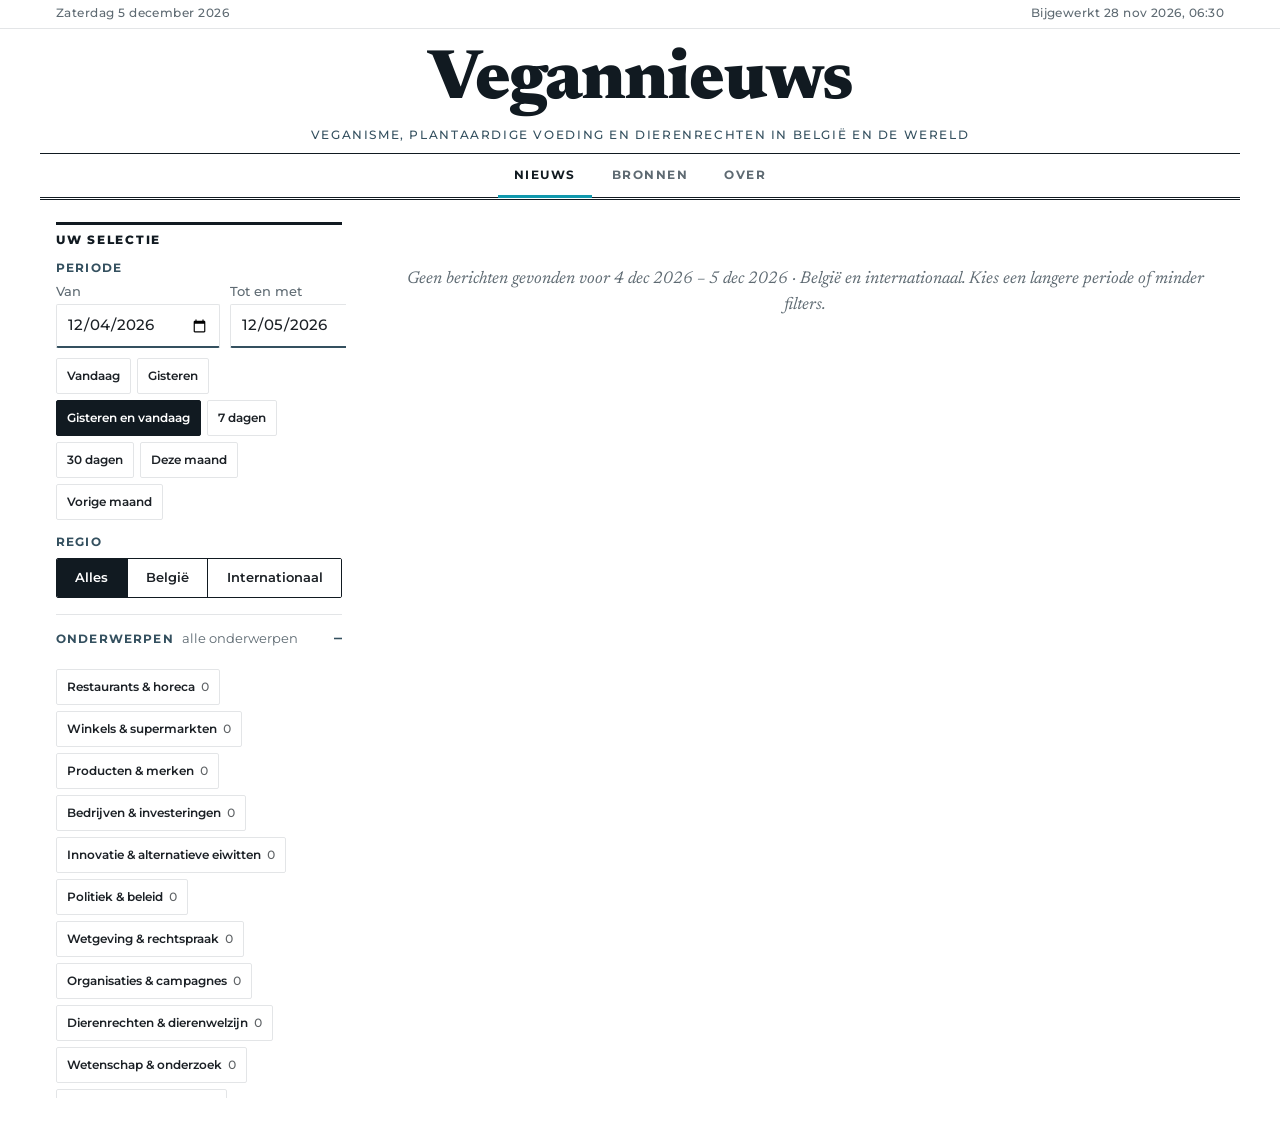
<file: site/index.html>
<!doctype html>
<html lang="nl">
<head>
  <meta charset="utf-8">
  <meta name="viewport" content="width=device-width, initial-scale=1, viewport-fit=cover">
  <title>Vegannieuws</title>
  <meta name="description" content="Overzicht van nationaal en internationaal nieuws over veganisme, met bronvermelding.">
  <meta name="theme-color" content="#ffffff" media="(prefers-color-scheme: light)">
  <meta name="theme-color" content="#0f1316" media="(prefers-color-scheme: dark)">
  <link rel="icon" href="icon.svg" type="image/svg+xml">
  <link rel="manifest" href="manifest.webmanifest">
  <link rel="preload" href="fonts/newsreader-latin-wght-normal.woff2" as="font" type="font/woff2" crossorigin>
  <link rel="preload" href="fonts/montserrat-latin-wght-normal.woff2" as="font" type="font/woff2" crossorigin>
  <link rel="stylesheet" href="style.css">
  <script src="app.js" defer></script>
</head>
<body>
  <header class="kop">
    <div class="balk">
      <div class="binnen">
        <span id="datumregel"></span>
        <span id="bijgewerkt">Gegevens laden…</span>
      </div>
    </div>
    <div class="binnen titelblok">
      <p class="woordmerk"><a href="./">Vegannieuws</a></p>
      <p class="ondertitel">Veganisme, plantaardige voeding en dierenrechten in België en de wereld</p>
    </div>
    <nav class="tabs binnen" aria-label="Onderdelen">
      <button type="button" class="tab" data-tab="nieuws" aria-selected="true">Nieuws</button>
      <button type="button" class="tab" data-tab="bronnen" aria-selected="false">Bronnen</button>
      <button type="button" class="tab" data-tab="info" aria-selected="false">Over</button>
    </nav>
  </header>

  <main class="binnen">
    <section id="paneel-nieuws" class="paneel nieuws-raster">
      <form id="filters" class="filters" autocomplete="off" aria-label="Selectie">
        <h2 class="rubriek">Uw selectie</h2>
        <fieldset>
          <legend>Periode</legend>
          <div class="datums">
            <label>Van <input type="date" id="van" required></label>
            <label>Tot en met <input type="date" id="tot" required></label>
          </div>
          <div class="snel" id="snelkeuze">
            <button type="button" data-snel="vandaag">Vandaag</button>
            <button type="button" data-snel="gisteren">Gisteren</button>
            <button type="button" data-snel="2d">Gisteren en vandaag</button>
            <button type="button" data-snel="7d">7 dagen</button>
            <button type="button" data-snel="30d">30 dagen</button>
            <button type="button" data-snel="maand">Deze maand</button>
            <button type="button" data-snel="vorigemaand">Vorige maand</button>
          </div>
        </fieldset>

        <fieldset>
          <legend>Regio</legend>
          <div class="segment" role="radiogroup" aria-label="Regio">
            <label><input type="radio" name="regio" value="" checked><span>Alles</span></label>
            <label><input type="radio" name="regio" value="BE"><span>België</span></label>
            <label><input type="radio" name="regio" value="INT"><span>Internationaal</span></label>
          </div>
        </fieldset>

        <details class="blok" id="onderwerpen-blok">
          <summary><span class="legende">Onderwerpen</span> <span class="hint" id="onderwerp-samenvatting">alle onderwerpen</span></summary>
          <div class="chips" id="onderwerpen" aria-label="Onderwerpen (niets gekozen = alle)"></div>
          <div class="chip-acties">
            <button type="button" class="link" id="alle-onderwerpen">Alles wissen</button>
          </div>
        </details>

        <details class="blok meer">
          <summary><span class="legende">Meer filters</span></summary>
          <div class="raster">
            <label>Zoekwoord
              <input type="search" id="zoek" placeholder="bv. Gent, Alpro, kweekvlees">
            </label>
            <label>Gebeurtenis
              <select id="gebeurtenis">
                <option value="">Alle berichten</option>
              </select>
            </label>
            <label>Soort bron
              <select id="relatie">
                <option value="">Alle bronnen</option>
                <option value="primair">Enkel primaire bronnen (organisatie, bedrijf, persoon zelf)</option>
                <option value="secundair">Enkel media en zoekresultaten</option>
                <option value="sociaal">Enkel posts op Instagram en Facebook</option>
              </select>
            </label>
            <label>Ordenen per
              <select id="groep">
                <option value="dag">Dag</option>
                <option value="onderwerp">Onderwerp</option>
                <option value="regio">Regio</option>
                <option value="geen">Geen (enkel op datum)</option>
              </select>
            </label>
          </div>
          <label class="vink"><input type="checkbox" id="ook-irrelevant"> Ook berichten tonen die (nog) niet als vegan-gerelateerd bevestigd zijn</label>
        </details>

        <button type="submit" class="hoofdknop">Geef mij het nieuws</button>
      </form>

      <div id="resultaat" class="resultaat" aria-live="polite"></div>
    </section>

    <section id="paneel-bronnen" class="paneel" hidden>
      <div class="pagina-kop">
        <h2 class="rubriek">Bronnenregister</h2>
        <p id="bronnen-samenvatting" class="gedempt"></p>
        <div class="beheer-blok">
          <div id="beheer-uit">
            <button type="button" class="link" id="beheer-aan">Inloggen als beheerder</button>
          </div>
          <div id="beheer-in" hidden>
            <p>Bronnen beheer je op GitHub: daar log je in met je GitHub-account. Enkel het account van de eigenaar kan bronnen toevoegen, wijzigen of verwijderen. Aanvragen van andere accounts worden automatisch geweigerd.</p>
            <div class="knoppen" id="bronnen-knoppen"></div>
            <button type="button" class="link" id="beheer-af">Afmelden</button>
          </div>
        </div>
        <label class="zoekveld">Zoek in de bronnen <input type="search" id="bronnen-zoek" placeholder="naam, land, soort…"></label>
      </div>
      <div id="bronnen-lijst" class="bronnen-lijst"></div>
    </section>

    <section id="paneel-info" class="paneel" hidden>
      <article class="tekst">
        <h2 class="rubriek">Over Vegannieuws</h2>
        <p class="intro">Elke ochtend verzamelt een GitHub Action het nieuws uit het bronnenregister. Het register bevat:</p>
        <ul>
          <li>websites en blogs, via hun RSS-feed;</li>
          <li>accounts op Bluesky, Mastodon en YouTube;</li>
          <li>zoekopdrachten in Google Nieuws, die ook kleine en regionale media vinden;</li>
          <li>zelf gekozen Instagram-accounts van zaken en organisaties, via de officiële Instagram-API;</li>
          <li>openbare posts op Instagram en Facebook die Google Nieuws vindt;</li>
          <li>nieuwe studies in PubMed.</li>
        </ul>
        <p>Elk bericht wordt bewaard in een archief, zodat je later elke periode kunt opvragen. Daarna gebeurt het volgende:</p>
        <ol>
          <li><strong>Selectie.</strong> Bij algemene bronnen blijven enkel berichten over veganisme, plantaardige voeding of dierenrechten over, op basis van trefwoorden. Posts op Instagram en Facebook blijven enkel als het taalmodel er nieuws over België in vindt, zoals een opening, een nieuw product of een evenement.</li>
          <li><strong>Ontdubbeling.</strong> Hetzelfde artikel uit meerdere media wordt één bericht met meerdere bronnen. Is de organisatie of het bedrijf zelf ook een bron, dan wordt die de hoofdbron.</li>
          <li><strong>Vertaling en indeling.</strong> Een taalmodel (Claude Haiku van Anthropic, met het gratis Google Gemini als reserve) doet per bericht het volgende:
            <ul>
              <li>het schrijft een kernzin in het Nederlands;</li>
              <li>het vertaalt titels die niet in het Nederlands of Engels zijn;</li>
              <li>het bepaalt onderwerp, land en plaats;</li>
              <li>het beoordeelt of veganisme, plantaardige voeding of dierenwelzijn de kern van het bericht is. Komt het onderwerp enkel terloops voor, zoals bij een gewoon restaurant met ook vegan gerechten, dan verschijnt het bericht niet.</li>
            </ul>
            Zonder taalmodel gebeurt de indeling met trefwoorden en plaatsnamenlijsten, en worden titels vertaald via MyMemory (beperkt aantal per dag). Zo'n bericht krijgt het label <em>ingedeeld via trefwoorden</em>.</li>
          <li><strong>Verhalen.</strong> Berichten van verschillende media en in verschillende talen over hetzelfde nieuws staan samen onder één Nederlandse kop, met alle bronnen eronder. Berichten met gelijkaardige kernzinnen vormen kandidaten; het taalmodel beslist welke samenhoren en schrijft de kop.</li>
        </ol>
        <h3>Betrouwbaarheid</h3>
        <ul>
          <li>Elk bericht linkt naar de oorspronkelijke bron. Controleer belangrijke informatie altijd daar: vertalingen, kernzinnen en koppen zijn automatisch gemaakt.</li>
          <li><strong>Primaire bron</strong> = de organisatie, het bedrijf, de persoon of de onderzoekers zelf. <strong>Secundaire bron</strong> = een medium dat erover bericht.</li>
          <li>De datum is de publicatiedatum volgens de bron, in Belgische tijd. Ontbreekt die, dan geldt de datum van ophalen.</li>
          <li>Nationaal = het bericht gaat over België. Dat volgt uit een vermelde plaats, een gewest of een Belgische instelling, of uit een Belgische bron zonder buitenlandse plaats.</li>
          <li>Websites zonder eigen RSS-feed worden gevolgd via Google Nieuws (zoekopdracht <em>site:domein</em>). De bronnenpagina vermeldt dat.</li>
          <li>Posts van zelf gekozen Instagram-accounts linken rechtstreeks naar de post. Posts die Google Nieuws vindt, linken via Google Nieuws; Google vindt niet elke post. Stories en posts van privé-accounts zijn niet zichtbaar.</li>
          <li>De berichten blijven eigendom van hun bronnen. Het overzicht toont enkel titels, korte samenvattingen en links.</li>
        </ul>
        <h3>Laatste verzamelrun</h3>
        <div id="run-info" class="gedempt">–</div>
        <h3>Zelf aanpassen</h3>
        <p id="info-beheer-uit" class="gedempt">Na <em>Inloggen als beheerder</em> (tabblad Bronnen) verschijnen hier de links naar de instellingen.</p>
        <div class="knoppen" id="info-knoppen" hidden></div>
      </article>
    </section>
  </main>

  <template id="tpl-bericht">
    <article class="artikel">
      <p class="kicker"></p>
      <h3 class="kop-artikel"></h3>
      <p class="inleiding"></p>
      <p class="bronregel"></p>
      <div class="links"></div>
    </article>
  </template>
</body>
</html>
</file>
<file: site/style.css>
/* Vegannieuws: opmaak als een kwaliteitskrant: zwarte inkt op wit papier, één petrolblauwe accentkleur.
   Lettertypes (SIL Open Font License, zie fonts/): Newsreader voor koppen en lopende tekst,
   Montserrat voor rubrieken, labels en formulieren. */

@font-face {
  font-family: "Newsreader";
  font-style: normal;
  font-weight: 200 800;
  font-display: swap;
  src: url(fonts/newsreader-latin-wght-normal.woff2) format("woff2");
  unicode-range: U+0000-00FF, U+0131, U+0152-0153, U+02BB-02BC, U+02C6, U+02DA, U+02DC, U+0304, U+0308, U+0329, U+2000-206F, U+20AC, U+2122, U+2191, U+2193, U+2212, U+2215, U+FEFF, U+FFFD;
}
@font-face {
  font-family: "Newsreader";
  font-style: normal;
  font-weight: 200 800;
  font-display: swap;
  src: url(fonts/newsreader-latin-ext-wght-normal.woff2) format("woff2");
  unicode-range: U+0100-02BA, U+02BD-02C5, U+02C7-02CC, U+02CE-02D7, U+02DD-02FF, U+0304, U+0308, U+0329, U+1D00-1DBF, U+1E00-1E9F, U+1EF2-1EFF, U+2020, U+20A0-20AB, U+20AD-20C0, U+2113, U+2C60-2C7F, U+A720-A7FF;
}
@font-face {
  font-family: "Newsreader";
  font-style: italic;
  font-weight: 200 800;
  font-display: swap;
  src: url(fonts/newsreader-latin-wght-italic.woff2) format("woff2");
  unicode-range: U+0000-00FF, U+0131, U+0152-0153, U+02BB-02BC, U+02C6, U+02DA, U+02DC, U+0304, U+0308, U+0329, U+2000-206F, U+20AC, U+2122, U+2191, U+2193, U+2212, U+2215, U+FEFF, U+FFFD;
}
@font-face {
  font-family: "Newsreader";
  font-style: italic;
  font-weight: 200 800;
  font-display: swap;
  src: url(fonts/newsreader-latin-ext-wght-italic.woff2) format("woff2");
  unicode-range: U+0100-02BA, U+02BD-02C5, U+02C7-02CC, U+02CE-02D7, U+02DD-02FF, U+0304, U+0308, U+0329, U+1D00-1DBF, U+1E00-1E9F, U+1EF2-1EFF, U+2020, U+20A0-20AB, U+20AD-20C0, U+2113, U+2C60-2C7F, U+A720-A7FF;
}
@font-face {
  font-family: "Montserrat";
  font-style: normal;
  font-weight: 100 900;
  font-display: swap;
  src: url(fonts/montserrat-latin-wght-normal.woff2) format("woff2");
  unicode-range: U+0000-00FF, U+0131, U+0152-0153, U+02BB-02BC, U+02C6, U+02DA, U+02DC, U+0304, U+0308, U+0329, U+2000-206F, U+20AC, U+2122, U+2191, U+2193, U+2212, U+2215, U+FEFF, U+FFFD;
}
@font-face {
  font-family: "Montserrat";
  font-style: normal;
  font-weight: 100 900;
  font-display: swap;
  src: url(fonts/montserrat-latin-ext-wght-normal.woff2) format("woff2");
  unicode-range: U+0100-02BA, U+02BD-02C5, U+02C7-02CC, U+02CE-02D7, U+02DD-02FF, U+0304, U+0308, U+0329, U+1D00-1DBF, U+1E00-1E9F, U+1EF2-1EFF, U+2020, U+20A0-20AB, U+20AD-20C0, U+2113, U+2C60-2C7F, U+A720-A7FF;
}

:root {
  --papier: #ffffff;
  --papier-2: #f5f6f7;
  --inkt: #1c2126;
  --kop: #111a21;
  --vlak: #111a21;
  --vlak-tekst: #ffffff;
  --accent: #1098ad;
  --accent-tekst: #0b7285;
  --blauw: #34505f;
  --gedempt: #5e6a72;
  --lijn: #e3e5e7;
  --lijn-sterk: #111a21;
  --groen: #2f7a4f;
  --groen-zacht: #e6f2ea;
  --rood: #a3372a;
  --rood-zacht: #f8e6e3;
  --accent-zacht: #e3f4f6;
  --waarschuwing: #7a5200;
  --waarschuwing-zacht: #fbf1dc;
  --focus: #1098ad;
  --serif: "Newsreader", Georgia, "Times New Roman", serif;
  --sans: "Montserrat", "Helvetica Neue", Arial, system-ui, sans-serif;
  color-scheme: light;
}

@media (prefers-color-scheme: dark) {
  :root:not([data-theme="light"]) {
    --papier: #0f1316;
    --papier-2: #171d21;
    --inkt: #dde3e7;
    --kop: #f3f5f6;
    --vlak: #e9eef1;
    --vlak-tekst: #0f1316;
    --accent: #2bb3c8;
    --accent-tekst: #5ccbdc;
    --blauw: #a9c1cd;
    --gedempt: #9ba7ae;
    --lijn: #273038;
    --lijn-sterk: #d5dbdf;
    --groen: #84c79d;
    --groen-zacht: #16271d;
    --rood: #f0a196;
    --rood-zacht: #34191a;
    --accent-zacht: #10292e;
    --waarschuwing: #f0c46b;
    --waarschuwing-zacht: #33290f;
    --focus: #5ccbdc;
    color-scheme: dark;
  }
}

:root[data-theme="dark"] {
  --papier: #0f1316;
  --papier-2: #171d21;
  --inkt: #dde3e7;
  --kop: #f3f5f6;
  --vlak: #e9eef1;
  --vlak-tekst: #0f1316;
  --accent: #2bb3c8;
  --accent-tekst: #5ccbdc;
  --blauw: #a9c1cd;
  --gedempt: #9ba7ae;
  --lijn: #273038;
  --lijn-sterk: #d5dbdf;
  --groen: #84c79d;
  --groen-zacht: #16271d;
  --rood: #f0a196;
  --rood-zacht: #34191a;
  --accent-zacht: #10292e;
  --waarschuwing: #f0c46b;
  --waarschuwing-zacht: #33290f;
  --focus: #5ccbdc;
  color-scheme: dark;
}

* { box-sizing: border-box; }

[hidden] { display: none !important; }

html { -webkit-text-size-adjust: 100%; }

body {
  margin: 0;
  background: var(--papier);
  color: var(--inkt);
  font: 400 1.0625rem/1.55 var(--serif);
  font-optical-sizing: auto;
  text-rendering: optimizeLegibility;
}

a { color: var(--accent-tekst); text-underline-offset: 2px; }

:focus-visible { outline: 3px solid var(--focus); outline-offset: 2px; }

.binnen {
  max-width: 1200px;
  margin: 0 auto;
  padding-left: max(16px, env(safe-area-inset-left));
  padding-right: max(16px, env(safe-area-inset-right));
}

/* --- Kop van de krant ------------------------------------------------------------------- */
.balk {
  color: var(--gedempt);
  font: 500 .72rem/1 var(--sans);
  letter-spacing: .04em;
  border-bottom: 1px solid var(--lijn);
}

.balk .binnen {
  display: flex;
  justify-content: space-between;
  gap: 12px;
  padding-top: 8px;
  padding-bottom: 8px;
}

#datumregel::first-letter { text-transform: uppercase; }

.titelblok {
  text-align: center;
  padding-top: 18px;
  padding-bottom: 10px;
}

.woordmerk {
  margin: 0;
  font: 800 clamp(2.4rem, 9vw, 4.4rem)/1 var(--serif);
  letter-spacing: -.025em;
}

.woordmerk a { color: var(--kop); text-decoration: none; }

.ondertitel {
  margin: 10px 0 0;
  font: 500 .72rem/1.4 var(--sans);
  letter-spacing: .14em;
  text-transform: uppercase;
  color: var(--blauw);
}

.tabs {
  display: flex;
  justify-content: center;
  gap: 4px;
  border-top: 1px solid var(--lijn-sterk);
  border-bottom: 3px double var(--lijn-sterk);
}

.tab {
  appearance: none;
  border: 0;
  background: none;
  color: var(--gedempt);
  font: 700 .78rem/1 var(--sans);
  letter-spacing: .12em;
  text-transform: uppercase;
  padding: 13px 16px 11px;
  border-bottom: 3px solid transparent;
  margin-bottom: -1px;
  cursor: pointer;
  min-height: 44px;
}

.tab[aria-selected="true"] { color: var(--kop); border-bottom-color: var(--accent); }

main { padding-top: 22px; padding-bottom: 48px; }

/* --- Rubriekskoppen ---------------------------------------------------------------------- */
.rubriek {
  font: 800 .78rem/1.2 var(--sans);
  letter-spacing: .14em;
  text-transform: uppercase;
  color: var(--kop);
  margin: 0 0 14px;
  padding-top: 8px;
  border-top: 3px solid var(--lijn-sterk);
}

/* --- Selectie ------------------------------------------------------------------------------- */
.nieuws-raster { display: grid; gap: 28px; }

@media (min-width: 1000px) {
  .nieuws-raster { grid-template-columns: 290px minmax(0, 1fr); gap: 40px; align-items: start; }
  .filters { position: sticky; top: 12px; max-height: calc(100vh - 24px); overflow-y: auto; padding-right: 4px; }
}

.filters { font-family: var(--sans); font-size: .9rem; }

fieldset { border: 0; margin: 0 0 16px; padding: 0; min-width: 0; }

legend, .legende {
  font: 700 .72rem/1.2 var(--sans);
  letter-spacing: .1em;
  text-transform: uppercase;
  color: var(--blauw);
  margin-bottom: 8px;
  padding: 0;
}

.hint, .gedempt { color: var(--gedempt); font-weight: 400; }

.hint { font-size: .8rem; }

.datums { display: grid; grid-template-columns: 1fr 1fr; gap: 10px; }

label { display: block; font: 500 .8rem/1.3 var(--sans); color: var(--gedempt); }

input[type="date"], input[type="search"], select {
  display: block;
  width: 100%;
  margin-top: 4px;
  padding: 9px 10px;
  border: 1px solid var(--lijn);
  border-bottom: 2px solid var(--blauw);
  border-radius: 2px;
  background: var(--papier);
  color: var(--inkt);
  font: 500 .92rem/1.2 var(--sans);
  min-height: 44px;
}

.snel, .chips, .knoppen { display: flex; flex-wrap: wrap; gap: 6px; margin-top: 10px; }

.snel button, .chip, .knoppen a, .knoppen button {
  appearance: none;
  border: 1px solid var(--lijn);
  background: var(--papier);
  color: var(--inkt);
  font: 600 .76rem/1.2 var(--sans);
  padding: 7px 10px;
  border-radius: 2px;
  cursor: pointer;
  min-height: 36px;
  text-decoration: none;
  display: inline-flex;
  align-items: center;
  gap: 6px;
}

.snel button:hover, .chip:hover, .knoppen a:hover, .knoppen button:hover { border-color: var(--accent); }

.snel button.actief, .chip[aria-pressed="true"] {
  background: var(--vlak);
  border-color: var(--vlak);
  color: var(--vlak-tekst);
}

.chip .aantal { opacity: .7; font-variant-numeric: tabular-nums; font-weight: 500; }

.chip-acties { margin-top: 6px; }

.link {
  appearance: none;
  border: 0;
  background: none;
  color: var(--accent-tekst);
  font: 600 .8rem/1.2 var(--sans);
  padding: 4px 0;
  cursor: pointer;
  text-decoration: underline;
}

.segment { display: flex; flex-wrap: wrap; border: 1px solid var(--vlak); border-radius: 2px; overflow: hidden; }

.segment label { flex: 1 1 auto; margin: 0; color: var(--inkt); }

.segment input { position: absolute; opacity: 0; pointer-events: none; }

.segment span {
  display: block;
  text-align: center;
  padding: 11px 10px;
  cursor: pointer;
  background: var(--papier);
  border-right: 1px solid var(--vlak);
  font: 600 .82rem/1.2 var(--sans);
}

.segment label:last-child span { border-right: 0; }

.segment input:checked + span { background: var(--vlak); color: var(--vlak-tekst); }

.segment input:focus-visible + span { outline: 3px solid var(--focus); outline-offset: -3px; }

.blok { margin: 0 0 16px; border-top: 1px solid var(--lijn); padding-top: 10px; }

.blok > summary { cursor: pointer; padding: 4px 0; list-style: none; display: flex; align-items: baseline; gap: 8px; }

.blok > summary::-webkit-details-marker { display: none; }

.blok > summary::after { content: "+"; margin-left: auto; font: 700 1rem/1 var(--sans); color: var(--blauw); }

.blok[open] > summary::after { content: "–"; }

.blok > summary .legende { display: inline; }

.raster { display: grid; grid-template-columns: 1fr; gap: 10px; margin: 8px 0; }

@media (min-width: 640px) and (max-width: 999px) {
  .raster { grid-template-columns: 1fr 1fr; }
}

.vink { display: flex; gap: 8px; align-items: flex-start; color: var(--inkt); }

.vink input { margin-top: 2px; width: 18px; height: 18px; accent-color: var(--vlak); }

.hoofdknop {
  width: 100%;
  appearance: none;
  border: 0;
  border-radius: 2px;
  background: var(--vlak);
  color: var(--vlak-tekst);
  font: 800 .85rem/1 var(--sans);
  letter-spacing: .1em;
  text-transform: uppercase;
  padding: 16px;
  cursor: pointer;
  min-height: 50px;
}

.hoofdknop:hover { background: var(--accent-tekst); color: #fff; }

/* --- Resultaat ------------------------------------------------------------------------------- */
.resultaat { container-type: inline-size; min-width: 0; scroll-margin-top: 12px; }

.samenvatting-balk {
  display: flex;
  flex-wrap: wrap;
  justify-content: space-between;
  align-items: baseline;
  gap: 6px 16px;
  margin: 0 0 18px;
  padding-bottom: 10px;
  border-bottom: 1px solid var(--lijn);
  font-family: var(--sans);
}

.samenvatting-balk p { margin: 0; font-size: .82rem; color: var(--gedempt); }

.samenvatting-balk p strong { color: var(--kop); }

.acties { display: flex; flex-wrap: wrap; gap: 4px 14px; }

.acties button {
  appearance: none;
  border: 0;
  background: none;
  padding: 4px 0;
  color: var(--accent-tekst);
  font: 600 .78rem/1.2 var(--sans);
  cursor: pointer;
  text-decoration: underline;
}

.groep { margin-bottom: 34px; }

.groep > h2 {
  font: 800 .8rem/1.2 var(--sans);
  letter-spacing: .12em;
  text-transform: uppercase;
  color: var(--kop);
  margin: 0 0 4px;
  padding-top: 8px;
  border-top: 3px solid var(--lijn-sterk);
  display: flex;
  justify-content: space-between;
  gap: 8px;
}

.groep > h2 .aantal { color: var(--gedempt); font-weight: 600; letter-spacing: .04em; text-transform: none; }

.artikelen { display: grid; grid-template-columns: minmax(0, 1fr); }

@container (min-width: 680px) {
  .artikelen { grid-template-columns: minmax(0, 1fr) minmax(0, 1fr); column-gap: 32px; }
  .artikelen > .artikel.opening { grid-column: 1 / -1; }
  .artikelen > .artikel:not(.opening) { border-top: 1px solid var(--lijn); }
}

.artikel {
  padding: 16px 0 18px;
  border-top: 1px solid var(--lijn);
  min-width: 0;
}

.groep > .artikelen > .artikel:first-child { border-top: 0; }

.artikel.irrelevant { opacity: .62; }

.kicker {
  margin: 0 0 6px;
  font: 700 .7rem/1.4 var(--sans);
  letter-spacing: .09em;
  text-transform: uppercase;
  color: var(--accent-tekst);
  display: flex;
  flex-wrap: wrap;
  gap: 2px 10px;
}

.kicker .plaats { color: var(--gedempt); font-weight: 600; }

.kicker .gebeurtenis { padding: 1px 6px; border-radius: 2px; }
.kicker .opening { background: var(--groen-zacht); color: var(--groen); }
.kicker .sluiting { background: var(--rood-zacht); color: var(--rood); }
.kicker .lancering { background: var(--accent-zacht); color: var(--accent-tekst); }
.kicker .sociaal { color: var(--blauw); }
.kicker .twijfel { color: var(--waarschuwing); }

.kop-artikel {
  margin: 0 0 6px;
  font: 650 1.32rem/1.18 var(--serif);
  letter-spacing: -.008em;
  color: var(--kop);
  text-wrap: balance;
}

.kop-artikel a { color: inherit; text-decoration: none; }

.kop-artikel a:hover { text-decoration: underline; text-decoration-thickness: 1px; }

.opening .kop-artikel { font-size: clamp(1.6rem, 4.2cqi, 2.35rem); font-weight: 700; line-height: 1.1; margin-bottom: 10px; }

.inleiding { margin: 0 0 8px; color: var(--inkt); }

.opening .inleiding { font-size: 1.15rem; line-height: 1.5; }

.inleiding .orig { display: block; margin-top: 4px; color: var(--gedempt); font-style: italic; font-size: .95rem; }

.bronregel {
  margin: 0 0 6px;
  font: 500 .76rem/1.45 var(--sans);
  color: var(--gedempt);
}

.bronregel strong { color: var(--blauw); font-weight: 700; }

.links { display: flex; flex-wrap: wrap; gap: 4px 16px; align-items: baseline; font: 600 .8rem/1.4 var(--sans); }

.links a { word-break: break-word; }

.links details summary { cursor: pointer; color: var(--gedempt); }

.links details[open] { flex-basis: 100%; }

.links details p { font: 400 .95rem/1.45 var(--serif); margin: 6px 0 0; color: var(--inkt); }

/* Verhaal: één kop, alle bronnen eronder */
.bronnenlijst {
  list-style: none;
  margin: 10px 0 8px;
  padding: 0 0 0 12px;
  border-left: 3px solid var(--accent);
}

.bronnenlijst li { padding: 5px 0; border-bottom: 1px solid var(--lijn); }

.bronnenlijst li:last-child { border-bottom: 0; }

.bronnenlijst .naam { font: 700 .76rem/1.3 var(--sans); color: var(--blauw); }

.bronnenlijst .meta { font: 500 .72rem/1.3 var(--sans); color: var(--gedempt); }

.bronnenlijst a { display: block; font: 500 .98rem/1.35 var(--serif); color: var(--inkt); text-decoration: none; margin-top: 1px; }

.bronnenlijst a:hover { color: var(--accent-tekst); text-decoration: underline; }

.bronnenlijst .meer-bronnen { display: block; font: 600 .72rem/1.4 var(--sans); color: var(--gedempt); margin-top: 2px; }

.bronnenlijst .meer-bronnen a { display: inline; font: inherit; color: var(--accent-tekst); text-decoration: underline; }

.alle-bronnen { margin: -4px 0 8px; }

.alle-bronnen > summary { font: 600 .78rem/1.4 var(--sans); color: var(--accent-tekst); cursor: pointer; padding: 4px 0 4px 15px; }

.alle-bronnen .bronnenlijst { margin-top: 4px; }

.meer-tonen { display: block; margin: 12px auto; }

.leeg, .melding {
  text-align: center;
  color: var(--gedempt);
  padding: 28px 12px;
  font-style: italic;
}

.melding.fout { color: var(--rood); }

/* --- Bronnen ----------------------------------------------------------------------------------- */
.pagina-kop { max-width: 760px; margin-bottom: 18px; font-family: var(--sans); }

.pagina-kop p { font-size: .88rem; }

.zoekveld { margin-top: 12px; }

.beheer-blok { margin: 10px 0 4px; }

#beheer-in { background: var(--papier-2); border-left: 3px solid var(--accent); padding: 10px 14px; }

#beheer-in p { margin: 0 0 4px; font-size: .82rem; color: var(--inkt); }

.bronnen-lijst { display: grid; grid-template-columns: minmax(0, 1fr); column-gap: 32px; }

@media (min-width: 900px) { .bronnen-lijst { grid-template-columns: minmax(0, 1fr) minmax(0, 1fr); } }

.bron { padding: 12px 0; border-top: 1px solid var(--lijn); font-family: var(--sans); }

.bron-kop { display: flex; justify-content: space-between; gap: 8px; align-items: baseline; flex-wrap: wrap; }

.bron-kop a, .bron-kop strong { font: 650 1.05rem/1.25 var(--serif); color: var(--kop); word-break: break-word; }

.bron p { margin: 4px 0 0; font-size: .78rem; color: var(--gedempt); word-break: break-word; }

.status { font: 700 .66rem/1 var(--sans); letter-spacing: .08em; text-transform: uppercase; padding: 4px 7px; border-radius: 2px; white-space: nowrap; }
.status.ok { background: var(--groen-zacht); color: var(--groen); }
.status.fout { background: var(--rood-zacht); color: var(--rood); }
.status.uit, .status.onbekend { background: var(--papier-2); color: var(--gedempt); }
.status.leeg { background: var(--waarschuwing-zacht); color: var(--waarschuwing); }

.bron-acties { margin-top: 6px; font-size: .78rem; display: flex; gap: 14px; flex-wrap: wrap; }

.melding-fout { color: var(--rood) !important; }

.waarschuwingen { grid-column: 1 / -1; background: var(--waarschuwing-zacht); color: var(--waarschuwing); padding: 10px 14px; font-family: var(--sans); font-size: .85rem; }

/* --- Over ---------------------------------------------------------------------------------------- */
.tekst { max-width: 720px; }

.tekst .intro { font-size: 1.2rem; line-height: 1.5; }

.tekst h3 { margin: 26px 0 6px; font: 800 .75rem/1.2 var(--sans); letter-spacing: .12em; text-transform: uppercase; color: var(--kop); }

.tekst li { margin-bottom: 6px; }

#run-info { font-family: var(--sans); font-size: .85rem; }

@media (max-width: 480px) {
  .datums { grid-template-columns: 1fr; }
  .balk .binnen { font-size: .7rem; }
  .tab { padding-left: 11px; padding-right: 11px; }
}

@media print {
  .balk, .tabs, .filters, .acties, .meer-tonen, .links details summary, .beheer-blok { display: none !important; }
  body { background: #fff; color: #000; font-size: 10.5pt; }
  .nieuws-raster { display: block; }
  .artikel { break-inside: avoid; }
  .links a::after, .bronnenlijst a::after { content: " (" attr(href) ")"; font: 400 8pt/1.3 var(--sans); color: #444; }
  .links details { display: block; }
}
</file>
